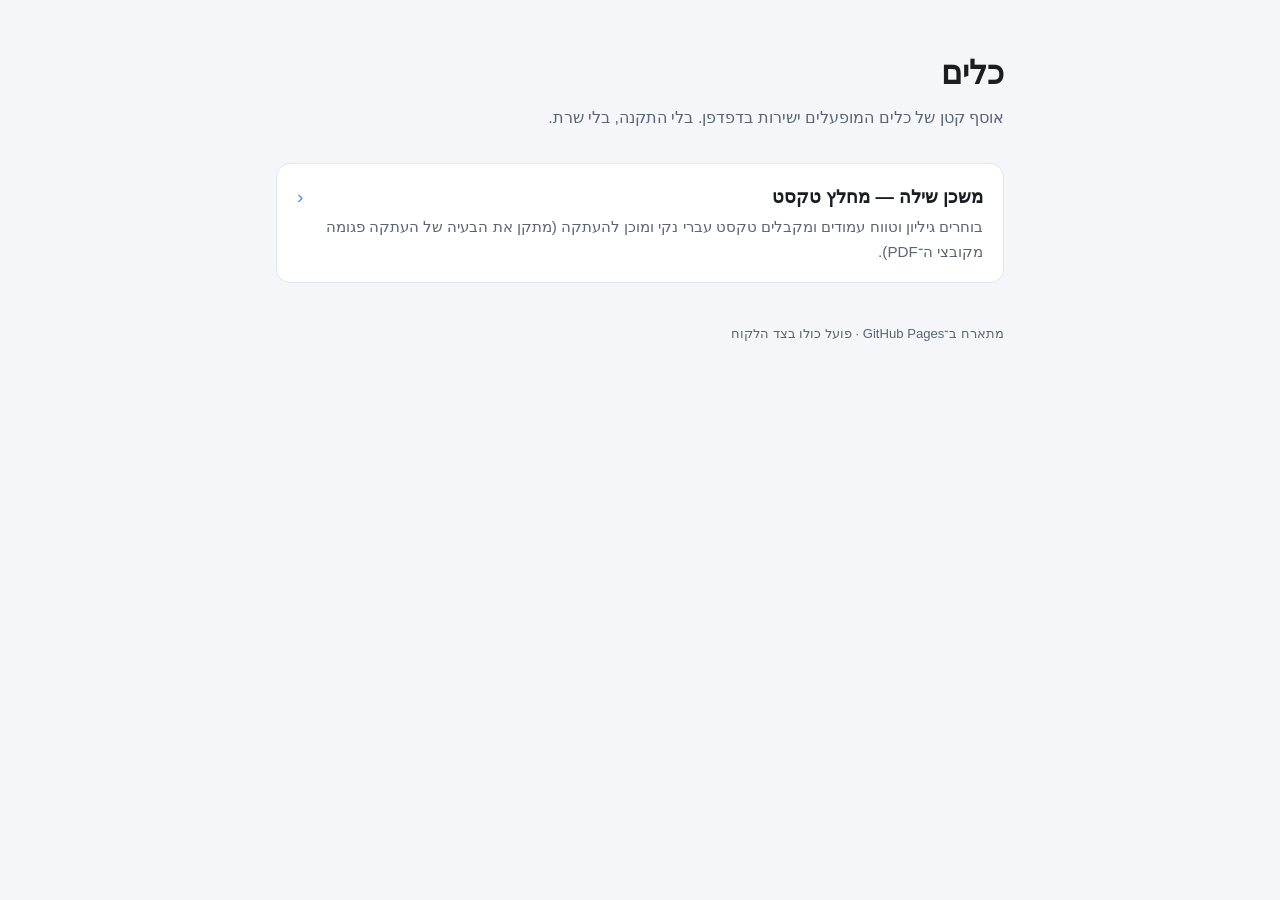
<file: index.html>
<!DOCTYPE html>
<html lang="he" dir="rtl">
<head>
  <meta charset="utf-8" />
  <meta name="viewport" content="width=device-width, initial-scale=1" />
  <title>כלים</title>
  <link rel="icon" href="data:," />
  <style>
    :root {
      --bg: #0f1216; --card: #171b22; --card-h: #1e232c;
      --text: #e8eaed; --muted: #9aa4b2; --accent: #4f8cff; --border: #2a303a;
    }
    @media (prefers-color-scheme: light) {
      :root { --bg:#f4f6f9; --card:#fff; --card-h:#eef1f6; --text:#1a1d22; --muted:#5b6472; --border:#e2e6ec; }
    }
    * { box-sizing: border-box; }
    body {
      margin: 0; background: var(--bg); color: var(--text);
      font-family: -apple-system, "Segoe UI", "Noto Sans Hebrew", "Arial Hebrew", Arial, sans-serif; line-height: 1.6;
    }
    .wrap { max-width: 760px; margin: 0 auto; padding: 48px 16px 60px; }
    h1 { font-size: 2rem; margin: 0 0 6px; }
    .sub { color: var(--muted); margin: 0 0 32px; }
    .grid { display: grid; gap: 14px; }
    a.tool {
      display: block; text-decoration: none; color: inherit;
      background: var(--card); border: 1px solid var(--border);
      border-radius: 14px; padding: 18px 20px; transition: background .15s, transform .15s;
    }
    a.tool:hover { background: var(--card-h); transform: translateY(-2px); }
    .tool h2 { margin: 0 0 4px; font-size: 1.15rem; }
    .tool p { margin: 0; color: var(--muted); font-size: 0.95rem; }
    .tool .arrow { float: left; color: var(--accent); font-size: 1.2rem; }
    footer { margin-top: 40px; color: var(--muted); font-size: 0.82rem; }
  </style>
<script data-goatcounter="https://shoham-web-tools.goatcounter.com/count" async src="//gc.zgo.at/count.js"></script>
</head>
<body>
  <main class="wrap">
    <h1>כלים</h1>
    <p class="sub">אוסף קטן של כלים המופעלים ישירות בדפדפן. בלי התקנה, בלי שרת.</p>

    <div class="grid">
      <a class="tool" href="tools/mishkan-shilo-text-extractor/">
        <span class="arrow">‹</span>
        <h2>משכן שילה — מחלץ טקסט</h2>
        <p>בוחרים גיליון וטווח עמודים ומקבלים טקסט עברי נקי ומוכן להעתקה (מתקן את הבעיה של העתקה פגומה מקובצי ה־PDF).</p>
      </a>
    </div>

    <footer>מתארח ב־GitHub Pages · פועל כולו בצד הלקוח</footer>
  </main>
</body>
</html>
</file>
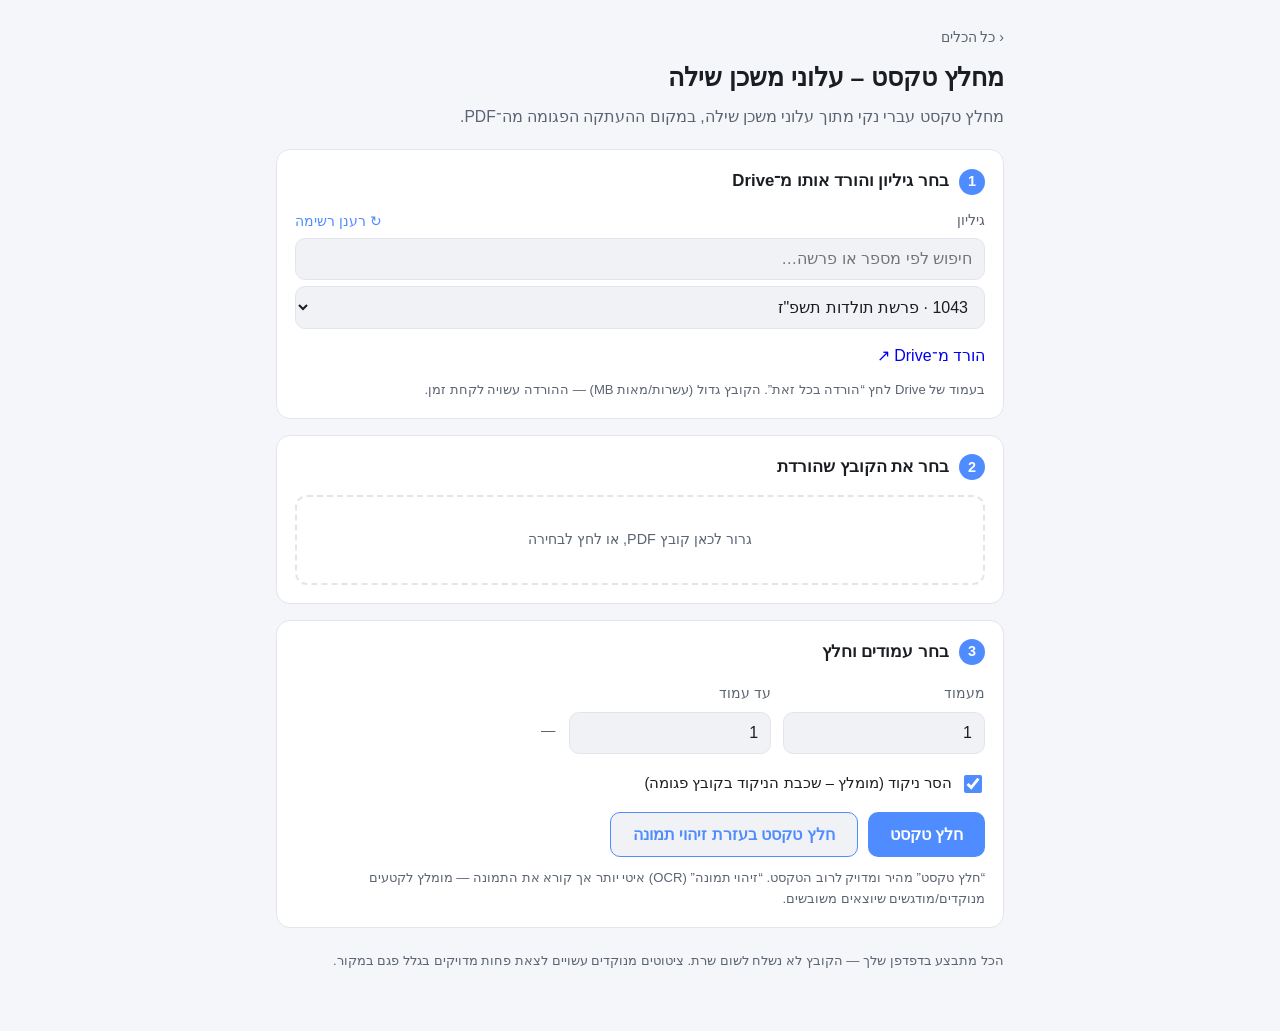
<file: tools/mishkan-shilo-text-extractor/index.html>
<!DOCTYPE html>
<html lang="he" dir="rtl">
<head>
  <meta charset="utf-8" />
  <meta name="viewport" content="width=device-width, initial-scale=1" />
  <title>מחלץ טקסט – משכן שילה</title>
  <link rel="icon" href="data:," />
  <link rel="stylesheet" href="style.css" />
<script data-goatcounter="https://shoham-web-tools.goatcounter.com/count" async src="//gc.zgo.at/count.js"></script>
</head>
<body>
  <main class="wrap">
    <header class="head">
      <a class="back" href="../../">‹ כל הכלים</a>
      <h1>מחלץ טקסט – עלוני משכן שילה</h1>
      <p class="sub">מחלץ טקסט עברי נקי מתוך עלוני משכן שילה, במקום ההעתקה הפגומה מה־PDF.</p>
    </header>

    <section class="card">
      <div class="step-title"><span class="num">1</span> בחר גיליון והורד אותו מ־Drive</div>
      <div class="field">
        <div class="label-row">
          <label for="magazine">גיליון</label>
          <div class="list-actions">
            <button id="refreshBtn" class="link-btn" type="button">↻ רענן רשימה</button>
            <button id="saveListBtn" class="link-btn" type="button" hidden>⤓ שמור רשימה</button>
          </div>
        </div>
        <input type="search" id="filter" placeholder="חיפוש לפי מספר או פרשה…" autocomplete="off" />
        <select id="magazine" size="1"></select>
      </div>
      <a id="driveLink" class="primary as-btn" href="#" target="_blank" rel="noopener">הורד מ־Drive ↗</a>
      <p class="hint">בעמוד של Drive לחץ “הורדה בכל זאת”. הקובץ גדול (עשרות/מאות MB) — ההורדה עשויה לקחת זמן.</p>
    </section>

    <section class="card">
      <div class="step-title"><span class="num">2</span> בחר את הקובץ שהורדת</div>
      <label id="dropZone" class="dropzone" for="fileInput">
        <input type="file" id="fileInput" accept="application/pdf,.pdf" hidden />
        <span id="dropText">גרור לכאן קובץ PDF, או לחץ לבחירה</span>
      </label>
    </section>

    <section class="card">
      <div class="step-title"><span class="num">3</span> בחר עמודים וחלץ</div>
      <div class="row">
        <div class="field">
          <label for="fromPage">מעמוד</label>
          <input type="number" id="fromPage" min="1" value="1" inputmode="numeric" />
        </div>
        <div class="field">
          <label for="toPage">עד עמוד</label>
          <input type="number" id="toPage" min="1" value="1" inputmode="numeric" />
        </div>
        <div class="field pagecount">
          <label>&nbsp;</label>
          <span id="pageInfo" class="muted">—</span>
        </div>
      </div>

      <div class="options">
        <label class="chk"><input type="checkbox" id="stripNikud" checked /> הסר ניקוד (מומלץ – שכבת הניקוד בקובץ פגומה)</label>
      </div>

      <div class="extract-actions">
        <button id="extractBtn" class="primary">חלץ טקסט</button>
        <button id="ocrBtn" class="primary alt">חלץ טקסט בעזרת זיהוי תמונה</button>
      </div>
      <p class="hint">“חלץ טקסט” מהיר ומדויק לרוב הטקסט. “זיהוי תמונה” (OCR) איטי יותר אך קורא את התמונה — מומלץ לקטעים מנוקדים/מודגשים שיוצאים משובשים.</p>
      <div id="status" class="status" hidden></div>
    </section>

    <section class="card output" id="outputCard" hidden>
      <div class="output-head">
        <h2>הטקסט שחולץ</h2>
        <button id="copyBtn" class="primary small">העתק</button>
      </div>
      <textarea id="output" dir="rtl" readonly spellcheck="false"></textarea>
    </section>

    <footer class="foot">
      <p>הכל מתבצע בדפדפן שלך — הקובץ לא נשלח לשום שרת. ציטוטים מנוקדים עשויים לצאת פחות מדויקים בגלל פגם במקור.</p>
    </footer>
  </main>

  <script type="module" src="app.js"></script>
</body>
</html>
</file>
<file: tools/mishkan-shilo-text-extractor/style.css>
:root {
  --bg: #0f1216;
  --card: #171b22;
  --card-2: #1e232c;
  --text: #e8eaed;
  --muted: #9aa4b2;
  --accent: #4f8cff;
  --accent-2: #3a6fd6;
  --border: #2a303a;
  --ok: #3fb950;
  --err: #f85149;
  --radius: 14px;
  --font: -apple-system, "Segoe UI", "Noto Sans Hebrew", "Arial Hebrew", Arial, sans-serif;
}

@media (prefers-color-scheme: light) {
  :root {
    --bg: #f4f6f9;
    --card: #ffffff;
    --card-2: #f0f2f6;
    --text: #1a1d22;
    --muted: #5b6472;
    --border: #e2e6ec;
  }
}

* { box-sizing: border-box; }
html, body { margin: 0; padding: 0; }
body {
  background: var(--bg);
  color: var(--text);
  font-family: var(--font);
  line-height: 1.6;
  -webkit-text-size-adjust: 100%;
}

.wrap { max-width: 760px; margin: 0 auto; padding: 24px 16px 60px; }

.head { margin-bottom: 20px; }
.back {
  display: inline-block; margin-bottom: 10px;
  color: var(--muted); text-decoration: none; font-size: 14px;
}
.back:hover { color: var(--accent); }
h1 { font-size: 1.55rem; margin: 0 0 6px; }
.sub { color: var(--muted); margin: 0; font-size: 0.98rem; }

.card {
  background: var(--card);
  border: 1px solid var(--border);
  border-radius: var(--radius);
  padding: 18px;
  margin-top: 16px;
}

.step-title { font-size: 1.05rem; font-weight: 600; margin: 0 0 14px; display: flex; align-items: center; gap: 10px; }
.step-title .num {
  display: inline-flex; align-items: center; justify-content: center;
  width: 26px; height: 26px; border-radius: 50%; background: var(--accent);
  color: #fff; font-size: 0.9rem; flex: none;
}
.as-btn { display: inline-block; text-decoration: none; text-align: center; }
.hint { color: var(--muted); font-size: 0.82rem; margin: 10px 0 0; }

.dropzone {
  display: flex; align-items: center; justify-content: center; text-align: center;
  min-height: 90px; padding: 18px; border: 2px dashed var(--border);
  border-radius: 12px; color: var(--muted); cursor: pointer; transition: border-color .15s, background .15s;
}
.dropzone:hover { border-color: var(--accent); }
.dropzone.dragover { border-color: var(--accent); background: var(--card-2); color: var(--text); }
.dropzone.loaded { border-style: solid; border-color: var(--ok); color: var(--text); }

.field { display: flex; flex-direction: column; gap: 6px; margin-bottom: 14px; }
.field:last-child { margin-bottom: 0; }
label { font-size: 0.9rem; color: var(--muted); }

.label-row { display: flex; align-items: center; justify-content: space-between; }
.list-actions { display: flex; gap: 12px; }
.link-btn {
  background: none; border: none; color: var(--accent); cursor: pointer;
  font-family: inherit; font-size: 0.85rem; padding: 0;
}
.link-btn:hover { text-decoration: underline; }
.link-btn:disabled { opacity: 0.5; cursor: default; text-decoration: none; }

input[type="search"], input[type="number"], select {
  background: var(--card-2);
  color: var(--text);
  border: 1px solid var(--border);
  border-radius: 10px;
  padding: 11px 12px;
  font-size: 1rem;
  font-family: inherit;
  width: 100%;
}
input:focus, select:focus { outline: 2px solid var(--accent); border-color: transparent; }
select { cursor: pointer; }

.row { display: flex; gap: 12px; align-items: flex-end; }
.row .field { flex: 1; margin-bottom: 14px; }
.row .pagecount { flex: 1.3; }
#pageInfo { padding: 11px 2px; font-size: 0.9rem; }
.muted { color: var(--muted); }

.options { margin: 4px 0 16px; }
.chk { display: flex; align-items: center; gap: 8px; color: var(--text); font-size: 0.92rem; cursor: pointer; }
.chk input { width: 18px; height: 18px; accent-color: var(--accent); }

.actions { display: flex; gap: 12px; align-items: center; flex-wrap: wrap; }
button.primary {
  background: var(--accent); color: #fff; border: none;
  border-radius: 10px; padding: 12px 22px; font-size: 1rem; font-family: inherit;
  cursor: pointer; font-weight: 600;
}
button.primary:hover { background: var(--accent-2); }
button.primary:disabled { opacity: 0.55; cursor: default; }
button.primary.alt { background: var(--card-2); color: var(--accent); border: 1px solid var(--accent); }
button.primary.alt:hover { background: var(--accent); color: #fff; }
.extract-actions { display: flex; gap: 10px; flex-wrap: wrap; }
button.small { padding: 8px 16px; font-size: 0.9rem; }
.ghost { color: var(--accent); text-decoration: none; font-size: 0.92rem; }
.ghost:hover { text-decoration: underline; }

.status {
  margin-top: 14px; padding: 11px 14px; border-radius: 10px;
  background: var(--card-2); font-size: 0.92rem; border: 1px solid var(--border);
}
.status.err { border-color: var(--err); color: var(--err); }
.status.busy::after { content: ""; }

.output-head { display: flex; align-items: center; justify-content: space-between; margin-bottom: 12px; }
.output-head h2 { font-size: 1.1rem; margin: 0; }
#output {
  width: 100%; min-height: 340px; resize: vertical;
  background: var(--card-2); color: var(--text);
  border: 1px solid var(--border); border-radius: 10px;
  padding: 14px; font-size: 1.05rem; line-height: 1.8; font-family: inherit;
}

.foot { margin-top: 22px; color: var(--muted); font-size: 0.82rem; }
.foot p { margin: 0; }

.toast {
  position: fixed; bottom: 24px; left: 50%; transform: translateX(-50%);
  background: var(--ok); color: #fff; padding: 10px 20px; border-radius: 999px;
  font-size: 0.92rem; opacity: 0; transition: opacity .2s; pointer-events: none; z-index: 50;
}
.toast.show { opacity: 1; }

@media (max-width: 520px) {
  .row { flex-wrap: wrap; }
  .row .field { flex: 1 1 40%; }
}
</file>
